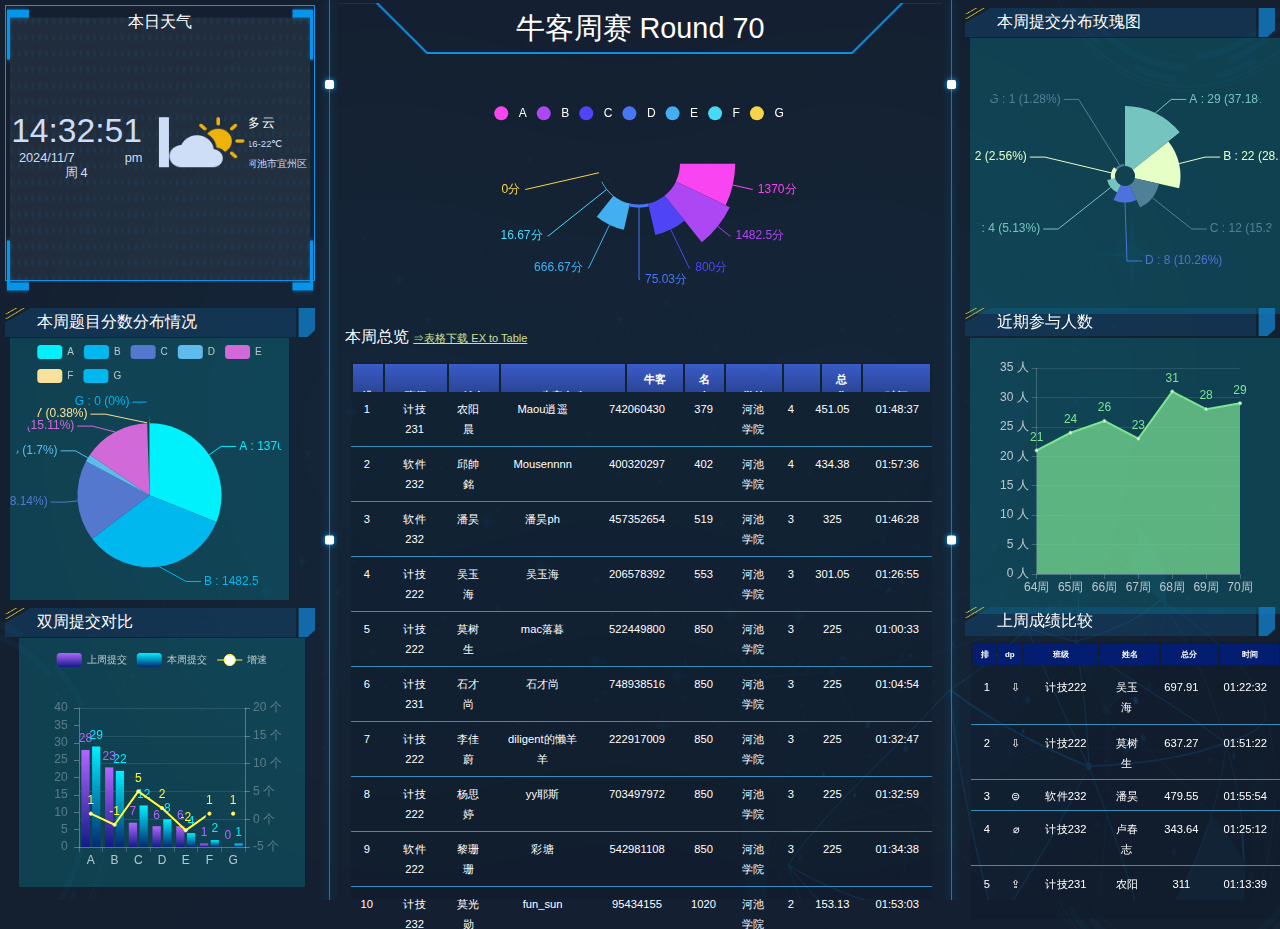
<file: index.html>
<!DOCTYPE html>
<html lang="en">
<head>
    <meta charset="UTF-8">
    <meta name="viewport" content="width=device-width, initial-scale=1.0">
    <link rel="stylesheet" href="src/css/看板/style.css">
    <script src="src/js/echarts.min.js" charset="utf-8"></script>
    <script type="text/javascript" src="src/js/jquery-3.3.1.min.js"></script>
    <script type="text/javascript" src="src/js/天气.js"></script>
    <link rel="stylesheet" href="src/css/天气.css">
    <link rel="stylesheet" href="src/css/表格/表格.css">
    <link href="src/css/看板/css.css" rel="stylesheet" type="text/css" media="all"/>
    <title>牛客周赛大数据展示</title>
    <style>
        .yidong_block {
            display: none;
            width: 0;
            height: 0;
        }

        @media screen and (max-aspect-ratio: 1/1) {
            .yidong_none {
                display: none;
            }

            #myTable {
                display: none;
                width: 0;
                height: 0;
            }

            #myTable_yidong {
                display: block;
                width: 100%;
                height: 100%;
            }

            #left1, #left2 {
                display: none;
            }

            #center {
                position: absolute;
                top: 100px;
                left: 0;
                height: 80%;
                width: 100%;
                box-sizing: border-box;
                -moz-box-sizing: border-box;
                -webkit-box-sizing: border-box;
            }

            #center-main {
                position: absolute;
                left: 20px;
                right: 20px;
                top: 0;
                bottom: 0;
                width: auto;
            }

            #center1, #center2 {
                left: 0;
                right: 0;
                bottom: 0;
            }

            #center1 {
                width: auto;
                height: 40%;
            }

            #center2 {
                top: 30%;
                height: auto;
                width: auto;
            }

            #right1 {
                display: none;
                right: 0;
                width: 0;
            }

            #right2 {
                top: 95%;
                text-align: center;
                width: 90%;
                height: 40%;
                left: 5%;
                right: 5%;
            }

            #right3 {
                top: 140%;
                text-align: center;
                width: 90%;
                height: 40%;
                left: 5%;
                right: 5%;
            }

            #left3{
                top: 185%;
                text-align: center;
                width: 90%;
                height: 40%;
                left: 5%;
                right: 5%;
            }
        }
    </style>

</head>

<body style="overflow: auto;" class="fill-parent" dg-chart-auto-resize="true"
      dg-chart-options="{title:{show:false},legend:{top:0},grid:{top:25}}"
      dg-chart-theme="{color:'#F0F0F0',actualBackgroundColor:'#142233'}">
<div class="head">
    <div class="title"><label>牛客周赛 Round </label></div>
</div>
<div class="content">
    <div class="layout layout-left-top" id="left1">
        <div class="panel panel-bg no-title-bg">
            <div class="title"><label>本日天气</label></div>
            <div class="weather-box" style="width: 100%; height: 95%">
                <div class="data" style="transform: scale(5);">
                    <p class="time" id="time">14:32:51</p>
                    <p id="date"><span>2024/11/7</span><span>pm</span><span>周4</span></p>
                </div>
                <div class="weather" style="transform: scale(5);">
                    <img id="weatherImg" src="src/imges/weather/weather_img01.png" alt="">
                    <div id="weather">
                        <p class="active">多云</p>
                        <p>16-22℃</p>
                        <p>河池市宜州区</p>
                    </div>
                </div>
            </div>
        </div>
    </div>
    <div class="layout layout-left-center" id="left2">
        <div class="panel">
            <div class="title"><label>本周题目分数分布情况</label></div>
            <div class="chart wu_biao" dg-chart-widget="">
                <div id="purightboxbott" class="purightboxbottcont" style="width: 90% ; height: 95%"></div>
            </div>
        </div>
    </div>
    <div class="layout layout-left-bottom" id="left3">
        <div class="panel">
            <div class="title"><label>双周提交对比</label></div>
            <div class="chart wu_biao" dg-chart-widget="">
                <div id="pumiddboxtbott1" class="fl pumiddboxtbott1cont"></div>
            </div>
        </div>
    </div>
    <div class="layout layout-center" id="center">
        <div class="layout layout-center-main" id="center-main">
            <div class="layout layout-center-top" id="center1">
                <div id="chart_1" class="chart" style="width:auto;height: 100%;"></div>
            </div>
            <div class="layout layout-center-bottom" id="center2">
                <div class="panel no-title-bg" style="width: auto;height: auto">
                    <div class="title" style="width: auto;height: auto"><label>本周总览 </label><a
                            href="src/Excel/niu.xlsx"
                            download
                            style="color: #cce198"><span
                            style="font-size: 11px">⇒表格下载 EX to Table</span></a>
                    </div>
                    <div class="chart" dg-chart-widget="" style="width: auto;height: auto">
                        <div class="right_cage" style="float: left; width: 100%;height: 100%;" id="gundongtiao">
                            <div class="dataAllBorder01 cage_cl check_increase"
                                 style="width: 100%;height: 100%; margin-top: 1.5% !important;">
                                <div class="yidong_none dataAllBorder02 over_hide dataAllBorder20"
                                     style="width: 100%;height: 30px">
                                    <table class="table table-bordered">
                                        <thead>
                                        <tr style="background: rgb(3 30 113)">
                                            <th style="width: 4%">排</th>
                                            <th style="width: 11%">班级</th>
                                            <th style="width: 9%">姓名</th>
                                            <th class="yidong_none" style="width: auto">牛客名称</th>
                                            <th class="yidong_none" style="width: 10%">牛客 id</th>
                                            <th class="yidong_none" style="width: 7%">名次</th>
                                            <th class="yidong_none" style="width: 10%">学校</th>
                                            <th style="width: 5%">AC</th>
                                            <th style="width: 7%">总分</th>
                                            <th class="yidong_none" style="width: 12%">时间</th>
                                        </tr>
                                        </thead>
                                    </table>
                                </div>
                                <div class="dataAllBorder02 over_hide dataAllBorder20" style="width: 100%;height: 100%"
                                     id="over_hide">
                                    <table class="yidong_none table table-bordered" id="myTable"
                                           style="width: 100%"></table>
                                    <table class="yidong_block table table-bordered" id="myTable_yidong"
                                           style="width: 100%;font-size: 60px"></table>
                                </div>
                            </div>
                        </div>
                    </div>
                </div>
            </div>
        </div>
    </div>
    <div class="layout layout-right-top" id="right1">
        <div class="panel">
            <div class="title"><label>本周提交分布玫瑰图</label></div>
            <div class="chart wu_biao" dg-chart-widget="">
                <div id="purightboxtop" class="purightboxtopcont right_tu"></div>
            </div>
        </div>
    </div>
    <div class="layout layout-right-center" id="right2">
        <div class="panel">
            <div class="title"><label>近期参与人数</label></div>
            <div class="chart wu_biao" dg-chart-widget="">
                <div id="purightboxmidd" class="purightboxmiddcont right_tu"></div>
            </div>
        </div>
    </div>
    <div class="layout layout-right-bottom" id="right3">
        <div class="panel">
            <div class="title"><label>上周成绩比较</label></div>
            <div class="chart wu_biao" dg-chart-widget="">
                <div class="right_cage" style="float: left; width: 100%;height: 100%;" id="gundongtiao_ringht">
                    <div class="dataAllBorder01 cage_cl check_increase"
                         style="width: 100%;height: 100%; margin-top: 1.5% !important;">
                        <div class="dataAllBorder02 over_hide dataAllBorder20" style="width: 100%;height: 10%">
                            <table class="table table-bordered">
                                <tr style="background: rgb(3 30 113)">
                                    <th style="width: 8%">排</th>
                                    <th style="width: 8%">dp</th>
                                    <th style="width: 25%">班级</th>
                                    <th style="width: 20%">姓名</th>
                                    <th style="width: auto">总分</th>
                                    <th style="width: 20%">时间</th>
                                </tr>
                            </table>
                        </div>
                        <div class="dataAllBorder02 over_hide dataAllBorder20" style="width: 100%;height: 80%"
                             id="over_hide_right">
                            <table class="table table-bordered" id="myTable2"></table>
                        </div>
                    </div>
                </div>
            </div>
        </div>
    </div>
</div>
</body>

</html>
<!--数据*/*/*/*￥#&1--><!--
<script type="text/javascript">
    const num= 73;
    const left2= [{value:220.00,name: 'A'},
        {value:115.00,name: 'B'},
        {value:0.00,name: 'C'},
        {value:10.00,name: 'D'},
        {value:23.81,name: 'E'},
        {value:9.09,name: 'F'},
        {value:0.00,name: 'G'}];
    const left3_data1= ['12','5','3','1','0','0','0'];
    const left3_data2= ['5','3','1','1','1','1','0'];
    const left3_data3= ['-7','-2','-2','0','1','1','0'];
    const center1= [
        {value: 220.00,name:'A',itemStyle: {normal: {color:'#f845f1'}}},
        {value: 115.00,name:'B',itemStyle: {normal: {color:'#ad46f3'}}},
        {value: 0.00,name:'C',itemStyle: {normal: {color:'#5045f6'}}},
        {value: 10.00,name:'D',itemStyle: {normal: {color:'#4777f5'}}},
        {value: 23.81,name:'E',itemStyle: {normal: {color:'#44aff0'}}},
        {value: 9.09,name:'F',itemStyle: {normal: {color:'#45dbf7'}}},
        {value: 0.00,name:'G',itemStyle: {normal: {color:'#f6d54a'}}},
        {value: 0.0,name:'',itemStyle: {normal: {color:'transparent'}},label: {show: false},labelLine: {show: false}},
        {value: 0.0,name:'',itemStyle: {normal: {color:'transparent'}},label: {show: false},labelLine: {show: false}},
        {value: 0.0,name:'',itemStyle: {normal: {color:'transparent'}},label: {show: false},labelLine: {show: false}},
        {value: 0.0,name:'',itemStyle: {normal: {color:'transparent'}},label: {show: false},labelLine: {show: false}},
        {value: 0.0,name:'',itemStyle: {normal: {color:'transparent'}},label: {show: false},labelLine: {show: false}},
        {value: 0.0,name:'',itemStyle: {normal: {color:'transparent'}},label: {show: false},labelLine: {show: false}},
        {value: 0.0,name:'',itemStyle: {normal: {color:'transparent'}},label: {show: false},labelLine: {show: false}}];
    const center2= [
        ['1','计技222','吴玉海','吴玉海','206578392','586','河池学院','2','192.90','00:41:02'],
        ['2','软件231','陈礼孝','莱因赖因','619768191','997','河池学院','1','65','00:57:30'],
        ['3','软件222','黎珊珊','彩塘','542981108','1053','河池学院','1','50','00:11:08'],
        ['4','计技中221','卢永华','阳光as','445291084','1053','河池学院','1','50','01:57:37'],
        ['5',' 计技 231',' 吴鹃芳 ','zxcvbnm678','466478601','1140','河池学院','0','20','01:11:42']
    ];
    const right1= [
        {value: 5,name: 'A'},
        {value: 3,name: 'B'},
        {value: 1,name: 'C'},
        {value: 1,name: 'D'},
        {value: 1,name: 'E'},
        {value: 1,name: 'F'},
        {value: 0,name: 'G'}];
    const right2_data1= ['67周','68周','69周','70周','71周','72周','73周'];
    const right2_data2= [23,31,28,29,12,12,5];
    const right3= [
        ['1','⌀','软件232','邱帥銘','185','01:47:21'],
        ['2','⇩','软件222','黎珊珊','180','01:42:18'],
        ['3','⌀','计技222','李佳蔚','180','01:54:59'],
        ['4','⌀','计技中221','农鑫盛','150','01:40:07'],
        ['5','⌀','计技222','杨思婷','145','01:30:37'],
        ['6','⌀','计技中221','陆明锐','50','00:38:01'],
        ['7','⌀',' 软件 231',' 罗茸丹 ','50','01:07:39'],
        ['8','⇪','计技中221','卢永华','50','01:29:24'],
        ['9','⌀','技计中221','罗志斌','50','01:55:54'],
        ['10','⌀','计技中221','吴成锫','50','01:56:55'],
        ['11','⌀',' 软件 242',' 桂瑞杰 ','25','00:48:37'],
        ['12','⇪',' 计技 231',' 吴鹃芳 ','10','01:57:41']
    ];
</script>-->
<script type="text/javascript">
    const num = 70;
    const left2 = [{value: 1370.00, name: 'A'},
        {value: 1482.50, name: 'B'},
        {value: 800.00, name: 'C'},
        {value: 75.03, name: 'D'},
        {value: 666.67, name: 'E'},
        {value: 16.67, name: 'F'},
        {value: 0.00, name: 'G'}];
    const left3_data1 = ['28', '23', '7', '6', '6', '1', '0'];
    const left3_data2 = ['29', '22', '12', '8', '4', '2', '1'];
    const left3_data3 = ['1', '-1', '5', '2', '-2', '1', '1'];
    const center1 = [
        {value: 1370.00, name: 'A', itemStyle: {normal: {color: '#f845f1'}}},
        {value: 1482.50, name: 'B', itemStyle: {normal: {color: '#ad46f3'}}},
        {value: 800.00, name: 'C', itemStyle: {normal: {color: '#5045f6'}}},
        {value: 75.03, name: 'D', itemStyle: {normal: {color: '#4777f5'}}},
        {value: 666.67, name: 'E', itemStyle: {normal: {color: '#44aff0'}}},
        {value: 16.67, name: 'F', itemStyle: {normal: {color: '#45dbf7'}}},
        {value: 0.00, name: 'G', itemStyle: {normal: {color: '#f6d54a'}}},
        {
            value: 0.0,
            name: '',
            itemStyle: {normal: {color: 'transparent'}},
            label: {show: false},
            labelLine: {show: false}
        },
        {
            value: 0.0,
            name: '',
            itemStyle: {normal: {color: 'transparent'}},
            label: {show: false},
            labelLine: {show: false}
        },
        {
            value: 0.0,
            name: '',
            itemStyle: {normal: {color: 'transparent'}},
            label: {show: false},
            labelLine: {show: false}
        },
        {
            value: 0.0,
            name: '',
            itemStyle: {normal: {color: 'transparent'}},
            label: {show: false},
            labelLine: {show: false}
        },
        {
            value: 0.0,
            name: '',
            itemStyle: {normal: {color: 'transparent'}},
            label: {show: false},
            labelLine: {show: false}
        },
        {
            value: 0.0,
            name: '',
            itemStyle: {normal: {color: 'transparent'}},
            label: {show: false},
            labelLine: {show: false}
        },
        {
            value: 0.0,
            name: '',
            itemStyle: {normal: {color: 'transparent'}},
            label: {show: false},
            labelLine: {show: false}
        }];
    const center2 = [
        ['1', '计技231', '农阳晨', 'Maou逍遥', '742060430', '379', '河池学院', '4', '451.05', '01:48:37'],
        ['2', '软件232', '邱帥銘', 'Mousennnn', '400320297', '402', '河池学院', '4', '434.38', '01:57:36'],
        ['3', '软件232', '潘昊', '潘昊ph', '457352654', '519', '河池学院', '3', '325', '01:46:28'],
        ['4', '计技222', '吴玉海', '吴玉海', '206578392', '553', '河池学院', '3', '301.05', '01:26:55'],
        ['5', '计技222', '莫树生', 'mac落暮', '522449800', '850', '河池学院', '3', '225', '01:00:33'],
        ['6', '计技231', '石才尚', '石才尚', '748938516', '850', '河池学院', '3', '225', '01:04:54'],
        ['7', '计技222', '李佳蔚', 'diligent的懒羊羊', '222917009', '850', '河池学院', '3', '225', '01:32:47'],
        ['8', '计技222', '杨思婷', 'yy耶斯', '703497972', '850', '河池学院', '3', '225', '01:32:59'],
        ['9', '软件222', '黎珊珊', '彩塘', '542981108', '850', '河池学院', '3', '225', '01:34:38'],
        ['10', '计技232', '莫光勋', 'fun_sun', '95434155', '1020', '河池学院', '2', '153.13', '01:53:03'],
        ['11', '软件231', '赵俊锋', '锋front', '408232396', '1058', '河池学院', '2', '134.38', '01:54:12'],
        ['12', ' 计技 231', ' 雷世维 ', '雷世维', '911030757', '1108', '河池学院', '2', '129.69', '01:51:53'],
        ['13', ' 软件 231', ' 罗茸丹 ', '罗茸丹', '828180478', '1108', '河池学院', '2', '129.69', '01:54:48'],
        ['14', ' 计技中 221', ' 谢业棋 ', '小新_同学', '697120350', '1119', '河池学院', '2', '125', '00:24:03'],
        ['15', '软件231', '李文慧', 'mycayy', '956189792', '1119', '河池学院', '2', '125', '00:24:42'],
        ['16', '软件231', '陈礼孝', '莱因赖因', '619768191', '1119', '河池学院', '2', '125', '00:31:44'],
        ['17', '计技中221', '农鑫盛', '星蓝冲冲冲', '575408498', '1119', '河池学院', '2', '125', '00:37:49'],
        ['18', '软件231', '黄小慧', '小洄', '146798796', '1119', '河池学院', '2', '125', '01:12:30'],
        ['19', '软件231', '梁丽媛', 'LLY_k', '756515007', '1119', '河池学院', '2', '125', '01:13:38'],
        ['20', '计技231', '杨孙贤', '杨孙贤', '517552178', '1489', '河池学院', '1', '72.50', '00:41:10'],
        ['21', '计技中221', '卢永华', '阳光as', '445291084', '1489', '河池学院', '1', '72.50', '01:34:51'],
        ['22', '软件231', '蓝如意', '蓝Lan123意', '675566616', '1516', '河池学院', '1', '62.50', '01:00:09'],
        ['23', ' 软件 242', ' 桂瑞杰 ', 'Jerry1__', '690762843', '1520', '河池学院', '1', '50', '00:27:15'],
        ['24', ' 软件 231', ' 宁馨怡 ', '暮辞间', '407734837', '1520', '河池学院', '1', '50', '01:12:22'],
        ['25', '技计中221', '罗志斌', 'Riven99', '48876146', '1520', '河池学院', '1', '50', '01:50:04'],
        ['26', '大数据232', '王恩婷', '云沫wet', '842682522', '1520', '河池学院', '1', '50', '01:55:33'],
        ['27', '计技中221', '陆明锐', '瓦工读后感', '706480812', '1520', '河池学院', '1', '50', '01:57:25'],
        ['28', '计技222', '谢伟鹏', '胡图图写编程', '341966389', '1604', '河池学院', '0', '20', '01:26:51'],
        ['29', ' 软件 242', ' 唐博鸿 ', '鸿翔', '587590858', '1615', '河池学院', '0', '0', '00:00:00']
    ];
    const center2_yidong = [
        ['1', '计技231', '农阳晨', '4', '451.05'],
        ['2', '软件232', '邱帥銘', '4', '434.38'],
        ['3', '软件232', '潘昊', '3', '325'],
        ['4', '计技222', '吴玉海', '3', '301.05'],
        ['5', '计技222', '莫树生', '3', '225'],
        ['6', '计技231', '石才尚', '3', '225'],
        ['7', '计技222', '李佳蔚', '3', '225'],
        ['8', '计技222', '杨思婷', '3', '225'],
        ['9', '软件222', '黎珊珊', '3', '225'],
        ['10', '计技232', '莫光勋', '2', '153.13'],
        ['11', '软件231', '赵俊锋', '2', '134.38'],
        ['12', ' 计技 231', ' 雷世维 ', '2', '129.69'],
        ['13', ' 软件 231', ' 罗茸丹 ', '2', '129.69'],
        ['14', ' 计技中 221', ' 谢业棋 ', '2', '125'],
        ['15', '软件231', '李文慧', '2', '125'],
        ['16', '软件231', '陈礼孝', '2', '125'],
        ['17', '计技中221', '农鑫盛', '2', '125'],
        ['18', '软件231', '黄小慧', '2', '125'],
        ['19', '软件231', '梁丽媛', '2', '125'],
        ['20', '计技231', '杨孙贤', '1', '72.50'],
        ['21', '计技中221', '卢永华', '1', '72.50'],
        ['22', '软件231', '蓝如意', '1', '62.50'],
        ['23', ' 软件 242', ' 桂瑞杰 ', '1', '50'],
        ['24', ' 软件 231', ' 宁馨怡 ', '1', '50'],
        ['25', '技计中221', '罗志斌', '1', '50'],
        ['26', '大数据232', '王恩婷', '1', '50'],
        ['27', '计技中221', '陆明锐', '1', '50'],
        ['28', '计技222', '谢伟鹏', '0', '20'],
        ['29', ' 软件 242', ' 唐博鸿 ', '0', '0']
    ];
    const right1 = [
        {value: 29, name: 'A'},
        {value: 22, name: 'B'},
        {value: 12, name: 'C'},
        {value: 8, name: 'D'},
        {value: 4, name: 'E'},
        {value: 2, name: 'F'},
        {value: 1, name: 'G'}];
    const right2_data1 = ['64周', '65周', '66周', '67周', '68周', '69周', '70周'];
    const right2_data2 = [21, 24, 26, 23, 31, 28, 29];
    const right3 = [
        ['1', '⇩', '计技222', '吴玉海', '697.91', '01:22:32'],
        ['2', '⇩', '计技222', '莫树生', '637.27', '01:51:22'],
        ['3', '⊜', '软件232', '潘昊', '479.55', '01:55:54'],
        ['4', '⌀', '计技232', '卢春志', '343.64', '01:25:12'],
        ['5', '⇪', '计技231', '农阳晨', '311', '01:13:39'],
        ['6', '⇪', '软件232', '邱帥銘', '275', '01:55:24'],
        ['7', '⇩', '软件231', '赵俊锋', '147.73', '01:11:38'],
        ['8', '⊜', '计技222', '杨思婷', '125', '00:09:28'],
        ['9', '⊜', '软件222', '黎珊珊', '125', '00:28:41'],
        ['10', '⇩', ' 计技中 221', ' 谢业棋 ', '125', '00:31:33'],
        ['11', '⇪', '计技222', '李佳蔚', '125', '00:44:58'],
        ['12', '⇩', '计技中221', '农鑫盛', '125', '01:28:46'],
        ['13', '⌀', '计技中222', '覃健庭', '125', '01:57:13'],
        ['14', '⇩', '计技222', '谢伟鹏', '87.50', '00:40:02'],
        ['15', '⇪', '计技231', '石才尚', '87.50', '00:44:01'],
        ['16', '⊜', '软件231', '陈礼孝', '87.50', '01:21:01'],
        ['17', '⇩', '计技中221', '卢永华', '87.50', '01:58:08'],
        ['18', '⇩', '大数据232', '王恩婷', '50', '00:03:43'],
        ['19', '⇪', '软件231', '李文慧', '50', '00:04:03'],
        ['20', '⇩', ' 软件 242', ' 唐博鸿 ', '50', '00:11:30'],
        ['21', '⇩', ' 软件 231', ' 宁馨怡 ', '50', '00:12:48'],
        ['22', '⇪', '软件231', '黄小慧', '50', '00:22:35'],
        ['23', '⇪', '软件231', '蓝如意', '50', '00:28:40'],
        ['24', '⇪', '软件231', '梁丽媛', '50', '00:30:49'],
        ['25', '⇩', '计技中221', '陆明锐', '50', '01:02:40'],
        ['26', '⌀', '计技中221', '吴成锫', '50', '01:06:45'],
        ['27', '⇪', '技计中221', '罗志斌', '50', '01:08:50'],
        ['28', '⇪', ' 软件 242', ' 桂瑞杰 ', '20', '00:41:41']
    ];
</script>
<!--数据*/*/*/*￥#&2-->
<script type="text/javascript">
    name_num = num;
    const labelElement = document.querySelector('.title label');
    if (labelElement) {
        labelElement.textContent += name_num;
    }
</script>
<script type="text/javascript">
    var myChart = echarts.init(document.getElementById('purightboxbott'));
    option = {
        color: ['#00f1fc', '#00b7ee', '#5578cf', '#5ebbeb', '#d16ad8', '#f8e19a', '#00b7ee', '#81dabe', '#5fc5ce'],
        backgroundColor: 'rgba(1,202,217,.2)',
        grid: {
            left: 20,
            right: 20,
            top: 0,
            bottom: 20
        },
        legend: {
            top: 2,
            textStyle: {
                fontSize: 10,
                color: 'rgba(255,255,255,.7)'
            },
            data: left2
        },
        series: [{
            name: '饼图',
            type: 'pie',
            radius: '55%',
            center: ['50%', '60%'],
            data: left2,
            // data: [
            //     {
            //         value: 21,
            //         name: 'A'
            //     },
            //     {
            //         value: 18,
            //         name: 'B'
            //     },
            //     {
            //         value: 15,
            //         name: 'C'
            //     },
            //     {
            //         value: 10,
            //         name: 'D'
            //     },
            //     {
            //         value: 3,
            //         name: 'E'
            //     },
            //     {value: 2, name: 'F'},
            //     {value: 1, name: 'G'}
            //
            // ],
            itemStyle: {
                emphasis: {
                    shadowBlur: 10,
                    shadowOffsetX: 0,
                    shadowColor: 'rgba(0, 0, 0, 0.5)'
                }
            },
            label: {
                show: true,
                formatter: '{b} : {c} ({d}%)'
            },
        }]
    };
    myChart.setOption(option);
</script>
<script type="text/javascript">
    var myChart = echarts.init(document.getElementById('pumiddboxtbott1'));
    option = {
        backgroundColor: 'rgba(1,202,217,.2)',
        grid: {
            left: 60,
            right: 60,
            top: 70,
            bottom: 40
        },
        toolbox: {
            feature: {
                dataView: {
                    show: true,
                    readOnly: false
                },
                magicType: {
                    show: true,
                    type: ['line', 'bar']
                },
                restore: {
                    show: true
                },
                saveAsImage: {
                    show: true
                }
            }
        },
        legend: {
            top: 10,
            textStyle: {
                fontSize: 10,
                color: 'rgba(255,255,255,.7)'
            },
            data: ['上周提交', '本周提交', '增速']
        },
        xAxis: [{
            type: 'category',
            axisLine: {
                lineStyle: {
                    color: 'rgba(255,255,255,.2)'
                }
            },
            splitLine: {
                lineStyle: {
                    color: 'rgba(255,255,255,.1)'
                }
            },
            axisLabel: {
                color: "rgba(255,255,255,.7)"
            },

            data: ['A', 'B', 'C', 'D', 'E', 'F', 'G'],
            axisPointer: {
                type: 'shadow'
            }
        }],
        yAxis: [
            {
                type: 'value',
                name: '',
                min: 0,
                max: 40,
                interval: 5,
                axisLine: {
                    lineStyle: {
                        color: 'rgba(255,255,255,.3)'
                    }
                },
                splitLine: {
                    lineStyle: {
                        color: 'rgba(255,255,255,.01)'
                    }
                },
                axisLabel: {
                    formatter: '{value} '
                }
            },
            {
                type: 'value',
                name: '',
                max: 20,
                interval: 5,
                axisLine: {
                    lineStyle: {
                        color: 'rgba(255,255,255,.3)'
                    }
                },
                splitLine: {
                    lineStyle: {
                        color: 'rgba(255,255,255,.1)'
                    }
                },
                axisLabel: {
                    formatter: '{value} 个'
                }
            }
        ],
        series: [

            {
                name: '上周提交',
                type: 'bar',
                itemStyle: {
                    normal: {
                        color: new echarts.graphic.LinearGradient(
                            0, 0, 0, 1, [{
                                offset: 0,
                                color: '#b266ff'
                            },
                                {
                                    offset: 1,
                                    color: '#121b87'
                                }
                            ]
                        )
                    }
                },
                data: left3_data1,
                label: {
                    show: true,
                    position: 'top',
                    color: '#b266ff'
                },
            },
            {
                name: '本周提交',
                type: 'bar',
                itemStyle: {
                    normal: {
                        color: new echarts.graphic.LinearGradient(
                            0, 0, 0, 1, [{
                                offset: 0,
                                color: '#00f0ff'
                            },
                                {
                                    offset: 1,
                                    color: '#032a72'
                                }
                            ]
                        )
                    }
                },
                // #00effe
                data: left3_data2,
                label: {
                    show: true,
                    position: 'top',
                    color: '#00effe'
                },
            },
            {
                name: '增速',
                type: 'line',
                itemStyle: {
                    normal: {
                        color: new echarts.graphic.LinearGradient(
                            0, 0, 0, 1, [{
                                offset: 0,
                                color: '#fffb34'
                            },
                                {
                                    offset: 1,
                                    color: '#fffb34'
                                }
                            ]
                        )
                    }
                },
                yAxisIndex: 1,
                data: left3_data3,
                label: {
                    show: true,
                    position: 'top',
                    color: '#fffb34'
                },
            }
        ]
    };
    myChart.setOption(option);
</script>
<script type="text/javascript">
    // 基于准备好的dom，初始化echarts实例
    var myChart = echarts.init(document.getElementById('chart_1'));
    option = {
        // 单位
        tooltip: {
            trigger: 'item',
            formatter: "{a} <br/>{b} : {c}分"
        },
        legend: {
            x: 'center',
            y: '15%',
            data: ['A', 'B', 'C', 'D', 'E', 'F', 'G', '石家庄', '唐山'],
            icon: 'circle',
            textStyle: {
                color: '#fff',
            }
        },
        calculable: true,
        series: [{
            name: '',
            type: 'pie',
            //起始角度，支持范围[0, 360]
            startAngle: 0,
            //饼图的半径，数组的第一项是内半径，第二项是外半径
            radius: [41, 100.75],
            //支持设置成百分比，设置成百分比时第一项是相对于容器宽度，第二项是相对于容器高度
            center: ['50%', '40%'],
            //是否展示成南丁格尔图，通过半径区分数据大小。可选择两种模式：
            // 'radius' 面积展现数据的百分比，半径展现数据的大小。
            //  'area' 所有扇区面积相同，仅通过半径展现数据大小
            roseType: 'area',
            //是否启用防止标签重叠策略，默认开启，圆环图这个例子中需要强制所有标签放在中心位置，可以将该值设为 false。
            avoidLabelOverlap: false,
            label: {
                normal: {
                    show: true,
                    formatter: '{c}分'
                },
                emphasis: {
                    show: true
                }
            },
            labelLine: {
                normal: {
                    show: true,
                    length2: 1,
                },
                emphasis: {
                    show: true
                }
            },
            data: center1
        }]
    };
    // 使用刚指定的配置项和数据显示图表。
    myChart.setOption(option);
    window.addEventListener("resize", function () {
        myChart.resize();
    });
</script>
<script type="text/javascript">
    // 获取表格元素
    const table = document.getElementById('myTable');

    // 定义表头（已经在HTML中存在thead部分，这里只是模拟解析表头列信息，实际可不做这步，直接使用已有thead结构）
    const headers = ["排", "班级", "姓名", "牛客名称", "牛客id", "名次", "学校", "AC", "总分", "时间"];

    // 数据部分，这里是示例数据，你可以替换成实际获取数据的方式（比如从接口获取等）
    const data = center2;

    // 创建tbody元素
    const tbody = document.createElement('tbody');

    // 遍历数据数组，为每一条数据创建一行tr元素，并填充td元素（对应每列数据）
    data.forEach(rowData => {
        const row = document.createElement('tr');
        rowData.forEach(cellData => {
            const cell = document.createElement('td');
            cell.textContent = cellData;
            row.appendChild(cell);
        });
        tbody.appendChild(row);
    });

    // 将tbody添加到表格中
    table.appendChild(tbody);
</script>
<script type="text/javascript">
    // 获取表格元素
    const table3 = document.getElementById('myTable_yidong');

    // 定义表头数据
    const tableHeaderData = ['排名', '班级', '姓名', 'ac数', '总分']; // 根据需要更改表头文本

    // 创建thead元素
    const thead3 = document.createElement('thead');

    // 创建表头行
    const headerRow = document.createElement('tr');

    // 根据表头数据创建th元素并添加到表头行
    tableHeaderData.forEach(headerText => {
        const headerCell = document.createElement('th');
        headerCell.textContent = headerText;
        headerRow.appendChild(headerCell);
    });

    // 将表头行添加到thead元素
    thead3.appendChild(headerRow);

    // 将thead添加到表格中
    table3.appendChild(thead3);

    // 定义一个列表来存储表格数据，每一项对应表格中的一行数据
    tableDataList3 = center2_yidong;

    // 创建tbody元素
    const tbody3 = document.createElement('tbody');

    // 遍历数据数组，为每一条数据创建一行tr元素，并填充td元素（对应每列数据）
    tableDataList3.forEach(rowData => {
        const row = document.createElement('tr');
        rowData.forEach(cellData => {
            const cell = document.createElement('td');
            cell.textContent = cellData;
            row.appendChild(cell);
        });
        tbody3.appendChild(row);
    });

    // 设置tbody的宽度为100%
    tbody3.style.width = '8000px'; // 注意：这行代码可能不会改变任何可见效果，因为tbody的宽度通常由其内容决定

    // 将tbody添加到表格中
    table3.appendChild(tbody3);
</script>

<script type="text/javascript">
    var myChart = echarts.init(document.getElementById('purightboxtop'));
    option = {
        color: ['#76c4bf', '#e5ffc7', '#508097', '#4d72d9'],
        backgroundColor: 'rgba(1,202,217,.2)',
        grid: {
            left: 10,
            right: 40,
            top: 0,
            bottom: 0,
            containLabel: true
        },
        calculable: true,
        series: [

            {
                name: '面积模式',
                type: 'pie',
                radius: [10, 70],
                center: ['50%', '50%'],
                roseType: 'area',
                data: right1,
                label: {
                    show: true,
                    formatter: '{b} : {c} ({d}%)'
                },
            }
        ]
    };
    myChart.setOption(option);
</script>
<script type="text/javascript">
    var myChart = echarts.init(document.getElementById('purightboxmidd'));
    option = {
        color: ['#7de494', '#7fd7b1', '#5578cf', '#5ebbeb', '#d16ad8', '#f8e19a', '#00b7ee', '#81dabe', '#5fc5ce'],
        backgroundColor: 'rgba(1,202,217,.2)',

        grid: {
            left: 30,
            right: 40,
            top: 30,
            bottom: 20,
            containLabel: true
        },
        toolbox: {
            feature: {
                saveAsImage: {}
            }
        },
        xAxis: {
            type: 'category',
            boundaryGap: false,
            axisLine: {
                lineStyle: {
                    color: 'rgba(255,255,255,.2)'
                }
            },
            splitLine: {
                lineStyle: {
                    color: 'rgba(255,255,255,.1)'
                }
            },
            axisLabel: {
                color: "rgba(255,255,255,.7)"
            },
            data: right2_data1
        },
        yAxis: {
            type: 'value',
            axisLine: {
                lineStyle: {
                    color: 'rgba(255,255,255,.2)'
                }
            },
            splitLine: {
                lineStyle: {
                    color: 'rgba(255,255,255,.1)'
                }
            },
            axisLabel: {
                color: "rgba(255,255,255,.7)",
                formatter: '{value} 人'
            }
        },
        tooltip: {
            trigger: 'axis',
            axisPointer: {
                type: 'cross'
            },
            formatter: function (params) {
                var result = params[0].name + '<br/>';
                params.forEach(function (item) {
                    result += item.seriesName + ' : ' + item.value + '人<br/>';
                });
                return result;
            }
        },
        series: [{
            name: '',
            type: 'line',
            stack: '',
            areaStyle: {
                normal: {}
            },
            data: right2_data2,
            label: {
                show: true,
            }
        }
        ]
    };
    myChart.setOption(option);
</script>
<script type="text/javascript">
    // 获取表格元素
    const table2 = document.getElementById('myTable2');
    // 定义一个列表来存储表格数据，每一项对应表格中的一行数据
    // const tableDataList2 = window.center2;
    tableDataList2 = right3;
    // 创建tbody元素
    const tbody2 = document.createElement('tbody');

    // 遍历数据数组，为每一条数据创建一行tr元素，并填充td元素（对应每列数据）
    tableDataList2.forEach(rowData => {
        const row = document.createElement('tr');
        rowData.forEach(cellData => {
            const cell = document.createElement('td');
            cell.textContent = cellData;
            row.appendChild(cell);
        });
        tbody2.appendChild(row);
    });

    // 将tbody添加到表格中
    table2.appendChild(tbody2);

</script>
</file>
<file: src/css/看板/style.css>
@charset "UTF-8";

.wu_biao {
    width: 100%;
    height: 95%;
}
.right_tu {
    width: 100%;
    height: 100%;
    margin-right: 5%;
}

.chart:empty {
    border: 1px dashed;
    box-sizing: border-box;
    -moz-box-sizing: border-box;
    -webkit-box-sizing: border-box;
    opacity: 0.3;
}

.chart:empty::after {
    content: "图表";
    position: absolute;
    top: 50%;
    left: 50%;
    margin-top: -1rem;
    margin-left: -1rem;
}

body {
    color: #FFF;
    background: url(../../imges/看板/bg.png);
    margin: 0 0;
    padding: 0 0;
}

.fill-parent {
    position: absolute;
    top: 0;
    right: 0;
    bottom: 0;
    left: 0;
}

.head {
    position: absolute;
    left: 25%;
    top: 0.2rem;
    right: 25%;
    height: 3.5rem;
    z-index: 1;
    padding-left: 18px;
    padding-right: 18px;
}

.head .title {
    font-size: 1.8rem;
    text-align: center;
    padding-top: 0.2em;
    height: 3.2rem;
    background: url(../../imges/看板/head-bg.png) bottom center no-repeat;
}

.content {
    position: absolute;
    top: 0;
    right: 0;
    bottom: 0;
    left: 0;
}

.layout {
    position: absolute;
    width: 25%;
}

.layout-left-top {
    left: 0;
    top: 0;
    height: 33.33%;
}

.layout-left-center {
    left: 0;
    top: 33.33%;
    height: 33.33%;
}

.layout-left-bottom {
    left: 0;
    top: 66.66%;
    height: 33.33%;
}

.layout-center {
    position: absolute;
    top: 0;
    left: 25%;
    bottom: 0;
    width: 50%;
    box-sizing: border-box;
    -moz-box-sizing: border-box;
    -webkit-box-sizing: border-box;
}

.layout-center::before {
    content: "";
    position: absolute;
    top: 0;
    left: 0;
    bottom: 0;
    width: 18px;
    background: url(../../imges/看板/line-img.png) top left repeat-y;;
}

.layout-center::after {
    content: "";
    position: absolute;
    top: 0;
    right: 0;
    bottom: 0;
    width: 18px;
    background: url(../../imges/看板/line-img.png) top left repeat-y;;
}

.layout-center-main {
    position: absolute;
    left: 20px;
    right: 20px;
    top: 4rem;
    bottom: 0;
    width: auto;
}

.layout-center-top {
    top: 0;
    left: 0;
    right: 0;
    height: 30%;
    width: auto;
}

.layout-center-bottom {
    top: 30%;
    left: 0;
    right: 0;
    bottom: 0;
    width: auto;
}

.layout-right-top {
    top: 0;
    right: 0;
    height: 33.3%;
}

.layout-right-center {
    top: 33.3%;
    right: 0;
    height: 33.3%;
}

.layout-right-bottom {
    top: 66.6%;
    right: 0;
    bottom: 0;
}

.panel {
    position: absolute;
    left: 0.3rem;
    top: 0.3rem;
    right: 0.3rem;
    bottom: 0.3em;
}

.panel.panel-bg {
    background: url(../../imges/看板/panel-bg.png);
    background-size: 100% 100%;
}

.panel > .title {
    position: absolute;
    top: 0.2rem;
    left: 0;
    width: 100%;
    line-height: 1.8rem;
    height: 1.8rem;
    padding-left: 2rem;
    font-size: 1rem;
    text-align: left;
    color: #fff;
    background: url(../../imges/看板/title-bg.png);
    background-size: 100% 100%;
    box-sizing: border-box;
    -moz-box-sizing: border-box;
    -webkit-box-sizing: border-box;
}

.panel.no-title-bg > .title {
    background: none;
    text-align: center;
    padding-left: 0;
}

.layout-center .panel > .title {
    text-align: center;
}

.panel .chart {
    position: absolute;
    top: 2.1rem;
    right: 0.3rem;
    bottom: 0.3rem;
    left: 0.3rem;
}
</file>
<file: src/css/天气.css>
p {
    margin: 0;
    padding: 0;
    -webkit-tap-highlight-color: rgba(0, 0, 0, 0);
    color: #333;
}
.weather-box {
    width: 4.1rem;
    height: 1.1rem;
    border: 1px solid #0E94EA;
    display: flex;
    flex-flow: row nowrap;
    justify-content: space-around;
    align-items: center;
}

.weather-box > .data {
    width: 2.19rem;
    height: 0.65rem;
    border-right: 2px solid #cdddf7;
}

.data > p {
    font-size: 0.16rem;
    margin: 0 5px;
    color: #cdddf7;
    text-align: center;
    margin: 0;
}

.data > p > span {
    margin: 0 5px;
}

.data > p.time {
    font-size: 0.42rem;
    height: 0.42rem;
    line-height: 0.42rem;
}

.weather-box > .weather {
    width: 1.8rem;
    height: 0.65rem;
    display: flex;
    flex-flow: row nowrap;
    justify-content: space-around;
    align-items: center;
    margin-left: 10px;
}

.weather > img {
    height: 100%;
}

.weather > div {
    width: 0.8rem;
    height: 100%;
}

.weather > div > p {
    font-size: 0.12rem;
    color: #cdddf7;
    overflow: hidden;
    text-overflow: ellipsis;
    white-space: nowrap;
    height: 0.24rem;
    line-height: 0.24rem;
}

.weather > div > p.active {
    color: white;
    font-size: 0.16rem;
}
</file>
<file: src/css/表格/表格.css>
#gundongtiao {
}
#gundongtiao_ringht {
 }

#over_hide {

    /* 针对所有浏览器尝试隐藏滚动条上下箭头 */
    /* Chrome, Safari, and other WebKit-based browsers */
    ::-webkit-scrollbar-button {
        display: none;
    }
    /* Firefox */
    scrollbar-arrow-color: transparent;

    /* 通用的滚动条样式 */
    ::-webkit-scrollbar {
        width: 8px;
        background: transparent;
    }
    ::-webkit-scrollbar-thumb {
        background-color: rgba(255, 255, 255, 0.5);
        border-radius: 4px;
        border: none;
    }
    /* Firefox */
    scrollbar-width: thin;
    scrollbar-color: rgba(255, 255, 255, 0.5) transparent;


    /* 固定表头 */

    table {
        width: 100%;
        border-collapse: collapse;
    }

    thead th {
        position: sticky;
        top: 0;
        width:auto;
        background-color: rgba(96, 133, 255);
        /*border: 1px solid #ddd;*/
    }

    tbody td {
        /*border: 1px solid #ddd;*/
        padding: 8px;
    }
    /**/

    width: auto;
    height: auto;
    overflow-y: auto;
    overflow-x: hidden;

}

#over_hide_right {

    /* 针对所有浏览器尝试隐藏滚动条上下箭头 */
    /* Chrome, Safari, and other WebKit-based browsers */
    ::-webkit-scrollbar-button {
        display: none;
    }
    /* Firefox */
    scrollbar-arrow-color: transparent;

    /* 通用的滚动条样式 */
    ::-webkit-scrollbar {
        width: 8px;
        background: transparent;
    }
    ::-webkit-scrollbar-thumb {
        background-color: rgba(255, 255, 255, 0.5);
        border-radius: 4px;
        border: none;
    }
    /* Firefox */
    scrollbar-width: thin;
    scrollbar-color: rgba(255, 255, 255, 0.5) transparent;


    /* 固定表头 */

    table {
        width: 100%;
        border-collapse: collapse;
    }

    thead th {
        position: sticky;
        top: 0;
        width:auto;
        background-color: rgba(96, 133, 255);
        /*border: 1px solid #ddd;*/
    }

    tbody td {
        /*border: 1px solid #ddd;*/
        padding: 8px;
    }
    /**/

    width: auto;
    height: auto;
    overflow-y: auto;
    overflow-x: hidden;

}

.dataAllBorder20 thead tr {
    border: none !important;
}

.dataAllBorder20 {
    /*表格的大边框*/
    /*border: 1px #3490ba solid !important;*/
}

.dataAllBorder20 th,
.dataAllBorder20 td {
    line-height: 21px !important;
    padding: 0 !important;
    text-align: center;
    font-size: 10px;
    -webkit-transform: scale(0.8);
    border: none !important;
    color: #fff;
}

.dataAllBorder20 thead {
    background-color: #3490ba
}

.dataAllBorder20 td {
    line-height: 24px !important;
    color: #dedfe0
}

.dataAllBorder20 tbody tr {
    border-bottom: 1px #3490ba solid
}

.right_cage {
    width: 22%;
    height: 100%;
    margin-left: 0.3%;
    float: right;
}

.dataAllBorder01 {

}

.cage_cl {
    background-color: rgba(2, 8, 23, 0.1);
}

.check_increase {
    height: 38%;
}

.dataAllBorder02.over_hide.dataAllBorder20 {
    overflow: hidden;
}

.table, .table-bordered {
    border: none !important;
}

.table thead tr {
    background-image: -webkit-linear-gradient(rgba(96, 133, 255, 0.6), rgba(48, 69, 126, 0.6)) !important;
}

.table-striped > tbody > tr {
    background-color: rgba(96, 178, 255, 0.2) !important;
    font-size: 14px;
}

.table-striped > tbody > tr td {
    background-color: rgba(96, 178, 255, 0.2) !important;
    font-size: 14px;
}

.table-striped > tbody > tr:nth-of-type(odd) {
    font-size: 10px;
    background-color: rgba(96, 178, 255, 0) !important;
}

.table-striped > tbody > tr:hover {
    background-color: rgba(156, 207, 255, 0.98);
}

/*悬浮的颜色*/
.table-bordered tr:hover {
    background-color: rgba(156, 207, 255, 0.5);
}


/*表头*/
.table thead tr th {
    color: #fff !important;
    border: none !important;
    padding: 3px 8px !important;
    vertical-align: middle;
    font-size: 14px !important;
}

/*表格文字*/
.table tbody tr td {
    color: #fff !important;
    border: none !important;
    padding: 3px 8px !important;
    vertical-align: middle;
    font-size: 14px !important;
}

* {
    -webkit-box-sizing: border-box;
    -moz-box-sizing: border-box;
    box-sizing: border-box
}

:after, :before {
    -webkit-box-sizing: border-box;
    -moz-box-sizing: border-box;
    box-sizing: border-box
}

.table {
    width: 100%;
    max-width: 100%;
    margin-bottom: 20px
}

.table > tbody > tr > td,
.table > tbody > tr > th,
.table > tfoot > tr > td,
.table > tfoot > tr > th,
.table > thead > tr > td,
.table > thead > tr > th {
    padding: 8px;
    line-height: 1.42857143;
    vertical-align: top;
    border-top: 1px solid #ddd
}

.table > thead > tr > th {
    vertical-align: bottom;
    border-bottom: 2px solid #ddd
}

.table-bordered {
    border: 1px solid #ddd
}

.table-bordered > tbody > tr > td,
.table-bordered > tbody > tr > th,
.table-bordered > tfoot > tr > td,
.table-bordered > tfoot > tr > th,
.table-bordered > thead > tr > td,
.table-bordered > thead > tr > th {
    border: 1px solid #ddd
}

.table-bordered > thead > tr > td,
.table-bordered > thead > tr > th {
    border-bottom-width: 2px
}
</file>
<file: src/css/看板/css.css>
body {
    position: fixed;
    top: 0;
    bottom: 0;
    left: 0;
    right: 0;
    margin: 0;
    padding: 0;
    background: #051655;
    font-family: "微软雅黑", "MicrosoftYahei", sans-serif;
    color: #fff;
    overflow: hidden;
}

h1, h2, h3, h4, h5, h6, p, ul, ol, pre, table, blockquote, input, button, select, em, textarea {
    margin: 0;
    font-weight: normal;
    padding: 0;
    list-style: none;
    font-style: normal;
}

html, body {
    font-family: "微软雅黑", "MicrosoftYahei", sans-serif;
    color: #fff;
    background: #00065b url(../../imges/看板/bg.png);
    background-size: 100% 100%;
    background-position: 0 0;
    background-repeat: repeat-y;
    width: 100%;
    height: 100%;
}

.wpbox {
    width: 100%;
    height: calc(100% - 10px);
}

.bnt {
    height: 9%;
    width: 100%;
    display: inline-block;
}

.left1 {
    width: 18%;
    height: calc(100% - 10%);
    float: left;
    padding-left: 2.2%;
    text-align: center;
}

.pleft1 {
    width: 18.6%;
    float: left;
    padding-left: 2.2%;
    text-align: center;
}

.puleft {
    padding-left: 2.2%;
    width: 35.2%;
    text-align: center;
    height: 100%;
}

.puleft2 {
    width: 35%;
    height: 100%;
    padding-left: 0.4%;
}

.mr_right {
    width: 25%;
    height: 100%;
}

.left2 {
    width: 18%;
    float: left;
    height: 100%;
}

.mrbox {
    float: left;
    width: 79%;
    height: 100%;
}

.mrbox.prbox {
    float: left;
    width: 60%;
    height: 100%;
}

.mrbox_bottom {
    float: left;
    width: 100%;
    height: 28%;
}

.mrbox_top_midd {
    width: 68%;
    float: left;
    height: 100%;
}

.mrbox_topmidd {
    float: left;
    width: 76%;
    padding-left: 0.2%;
    height: 100%;
}

.amidd_bott,.box {
    overflow: hidden;
}

.pmidd_bott {
    width: 100%;
    height: 57.4%;
}

.mrbox_top_right {
    float: right;
    width: 29.4%;
    padding-right: 1.4%;
    height: 100%;
}

.mrbox_top {
    width: 100%;
    height: 62.4%;
}

.hdmrbox_top {
    width: 100%;
    height: 100%;
}

.lefttime {
    background-size: 100% 100%;
    background-repeat: no-repeat;
    background-position: top center;
    width: 84%;
    height: 9.3%;
    margin-left: 6%;
}

.lefttime_text {
    padding: 2% 5% 0 5%;
}

.lefttime_text li {
    font-size: 12px;
    color: rgba(255, 255, 255, 0.9);
    width: 20%;
    float: left;
    height: 22px;
    line-height: 22px;
    text-align: center;
    border-radius: 4px;
}

.lefttime_text li.bg {
    background: rgba(0, 183, 238, 0.1);
}

.lefttime_text li.active {
    background: rgba(0, 183, 238, 0.6);
    color: #fff;
}

.lefttoday {
    background-repeat: no-repeat;
    background-position: -3px 2px;
    width: 350px;
    height: 584px;
    margin: 0 auto;
}

.lefttoday_tit {
    overflow: hidden;
    padding: 1.9% 5% 0.2%;
    height: 6%;
    position: relative;
}

.lefttoday_tit.height {
    height: 12%;
}

.lefttoday_number {
    overflow: hidden;
    height: 74%;
    width: 91%;
    margin: 1% 4%;
    background: rgba(1, 202, 217, 0.2);
}

.lefttoday_tit p.fl {
    font-size: 12px;
    color: rgba(255, 255, 255, 1);
    position: absolute;
    left: 5%;
    top: 22%;
}

.lefttoday_tit p.fr {
    font-size: 12px;
    color: rgba(255, 255, 255, 0.6);
    position: absolute;
    right: 5%;
    top: 25%;
}

.lefttoday_tit p.fm {
    font-size: 12px;
    color: rgba(255, 255, 255, 1);
    position: absolute;
    left: 40%;
    top: 25%;
}

.lefttoday_tit.height.ht {
    height: 16%;
}

.lefttoday_tit.height p.fl {
    position: absolute;
    left: 5%;
    top: 15%;
}

.lefttoday_tit.height p.fr {
    position: absolute;
    left: 5%;
    top: 65%;
    right: auto;
}

.lefttoday_bar ul {
    position: relative;
    width: 100%;
    height: 100%;
}

.lefttoday_bar li {
    color: #333;
    position: absolute;
    border-radius: 50%;
    font-size: 12px;
    overflow: hidden;
    font-weight: normal;
    text-align: center;
    line-height: 140%;
}

.lefttoday_bar li span {
    padding-top: 30%;
    display: inline-block;
}

.c1 {
    background: #ac3ff2;
}

.c2 {
    background: #ffff00;
}

.c3 {
    background: #0078ff;
}

.c4 {
    background: #9cff00;
}

.c5 {
    background: #ff6c00;
}

.c6 {
    background: #77b5fb;
}

.big0 {
    width: 10px;
    height: 10px;
}

.big1 {
    width: 20px;
    height: 20px;
}

.big2 {
    width: 30px;
    height: 30px;
}

.big3 {
    width: 40px;
    height: 40px;
}

.big4 {
    width: 50px;
    height: 50px;
}

.big5 {
    width: 60px;
    height: 60px;
}

.big6 {
    width: 70px;
    height: 70px;
}

.leftclass {
    background-size: 100% 100%;
    background-repeat: no-repeat;
    background-position: top center;
    width: 350px;
    height: 291px;
}

.leftbox2_table {
    background-repeat: no-repeat;
    background-position: -2px -2px;
    width: 354px;
    height: 680px;
}

.left2_table {
    width: 91%;
    margin-left: 5%;
    font-size: 12px;
    height: 83.6%;
    overflow: hidden;
}

.hdleft2_table {
    width: 91%;
    margin-left: 5%;
    font-size: 12px;
    height: 91.6%;
    overflow: hidden;
}

.left2_table li {
    background: rgba(1, 202, 217, 0.2) no-repeat top left;
    position: relative;
    overflow: hidden;
    padding: 2% 6%;
    color: rgba(255, 255, 255, 0.7);
    line-height: 150%;
}

.left2_table li b {
    color: rgba(255, 255, 255, 1);
    font-weight: normal;
}

.left2_table li p.fl {
    width: 80%;
    overflow: hidden;
}

.left2_table li p.fr {
    position: absolute;
    right: 5%;
    top: -20%;
}

.yellow {
    color: #fff45c;
}

.green {
    color: #00c2fd;
}

.left2_table li.bg {
    background: rgba(0, 255, 255, 0.4) no-repeat top left;
}

.mrbox_tr_box {
    background-size: 100% 100%;
    background-repeat: no-repeat;
    background-position: top center;
    width: 354px;
    height: 291px;
}

.mrboxtm-mbox {
    background-size: 100% 100%;
    background-repeat: no-repeat;
    background-position: top center;
    width: 100%;
    height: 63.6%;
}

.mrboxtm-b1 {
    background-size: 100% 100%;
    background-repeat: no-repeat;
    background-position: top center;
    width: 460px;
    height: 233px;
    float: left;
}

.mrboxtm-b2 {
    background-size: 100% 100%;
    background-repeat: no-repeat;
    background-position: top center;
    width: 330px;
    height: 233px;
    float: right;
}

.mrbox_tr_box {
    background-size: 100% 100%;
    background-repeat: no-repeat;
    background-position: top center;
    width: 350px;
    height: 680px;
}

.hdmrboxtm-mbox {
    background-size: 100% 100%;
    background-repeat: no-repeat;
    background-position: top center;
    width: 100%;
    height: 61.6%;
}

.rbottom_box1 {
    background-size: 100% 100%;
    background-repeat: no-repeat;
    background-position: top center;
    width: 33.5%;
    height: 89.4%;
    float: left;
}

.rbottom_box2 {
    background-size: 100% 100%;
    background-repeat: no-repeat;
    background-position: top center;
    width: 33.5%;
    height: 89.4%;
    float: left;
    margin-left: 0.8%;
}

.rbottom_box3 {
    background-size: 100% 100%;
    background-repeat: no-repeat;
    background-position: top center;
    width: 30%;
    height: 89.4%;
    float: left;
    margin-left: 1%;
}

.prbottom_box1cont {
    margin-left: 5.2%;
    width: 90.6%;
    height: 82%;
    margin-top: 1.8%;
}

.prbottom_box2cont {
    margin-left: 5.2%;
    width: 90.6%;
    height: 82%;
    margin-top: 1.8%;
}

.prbottom_box3cont {
    margin-left: 5.2%;
    width: 90.6%;
    height: 82%;
    margin-top: 1.8%;
}

.tith2 {
    text-align: center;
    width: 100%;
    font-size: 12px;
    padding-top: 1.9%;
    letter-spacing: 2px;
    overflow: hidden;
}

.fl {
    float: left;
}

.fr {
    float: right;
}

.topbnt_left {
    width: 33%;
}

.topbnt_left ul {
    padding-top: 38px;
    padding-left: 10%;
    width: 100%;
}

.topbnt_left li {
    font-size: 14px;
    line-height: 33px;
    background-repeat: no-repeat;
    width: 18%;
    height: 35px;
    float: left;
    text-align: center;
    margin-left: 1%;
}

.topbnt_left li.active,.topbnt_right li.active {
}

.topbnt_left li a {
    text-decoration: none;
    color: #fff;
}

.tith1 {
    width: 33%;
    text-align: center;
    padding-top: 16px;
    font-weight: bold;
    letter-spacing: 8px;
    font-size: 36px;
}

.topbnt_right {
    padding-top: 2%;
    padding-right: 2.5%;
    width: 27%;
}

.topbnt_right li {
    background: center;
    font-size: 14px;
    line-height: 33px;
    background-repeat: no-repeat;
    width: 22%;
    height: 35px;
    float: right;
    text-align: center;
    margin-right: 1%;
}

.topbnt_right li a {
    text-decoration: none;
    color: #fff;
}

.pt1 {
    padding-top: 1.3%;
}

.pt2 {
    padding-top: 2.2%;
}

.pt3 {
    padding-top: 3.3%;
}

.pt6 {
    padding-top: 6px;
}

.pt17 {
    padding-top: 17px;
}

.pt14 {
    padding-top: 14px;
}

.pt12 {
    padding-top: 12px;
}

.pt20 {
    padding-top: 22px;
}

.mrboxtm-map {
    background-size: 100% 100%;
    background-repeat: no-repeat;
    background-position: top center;
    width: 90%;
    margin-left: 4%;
    margin-top: 1%;
    height: 90%;
    position: relative;
}

.hdmrboxtm-map {
    background-size: 100% 100%;
    background-repeat: no-repeat;
    background-position: top center;
    width: 90%;
    margin-left: 4%;
    margin-top: 1%;
    height: 66%;
    position: relative;
}

.mrboxtm-map li {
    width: 23px;
    height: 22px;
    line-height: 22px;
    color: #fff;
    text-align: center;
    background-position: center;
    background-repeat: no-repeat;
    font-size: 12px;
    position: absolute;
}

.mrboxtm-map li.bluer {
}

.mrboxtm-map li.redr {
}

.ricontop {
    width: 29px;
    height: 30px;
}

.pumiddboxtbott1cont {
    width: 92%;
    height: 90.2%;
    margin-left: 3%;
}
</file>
